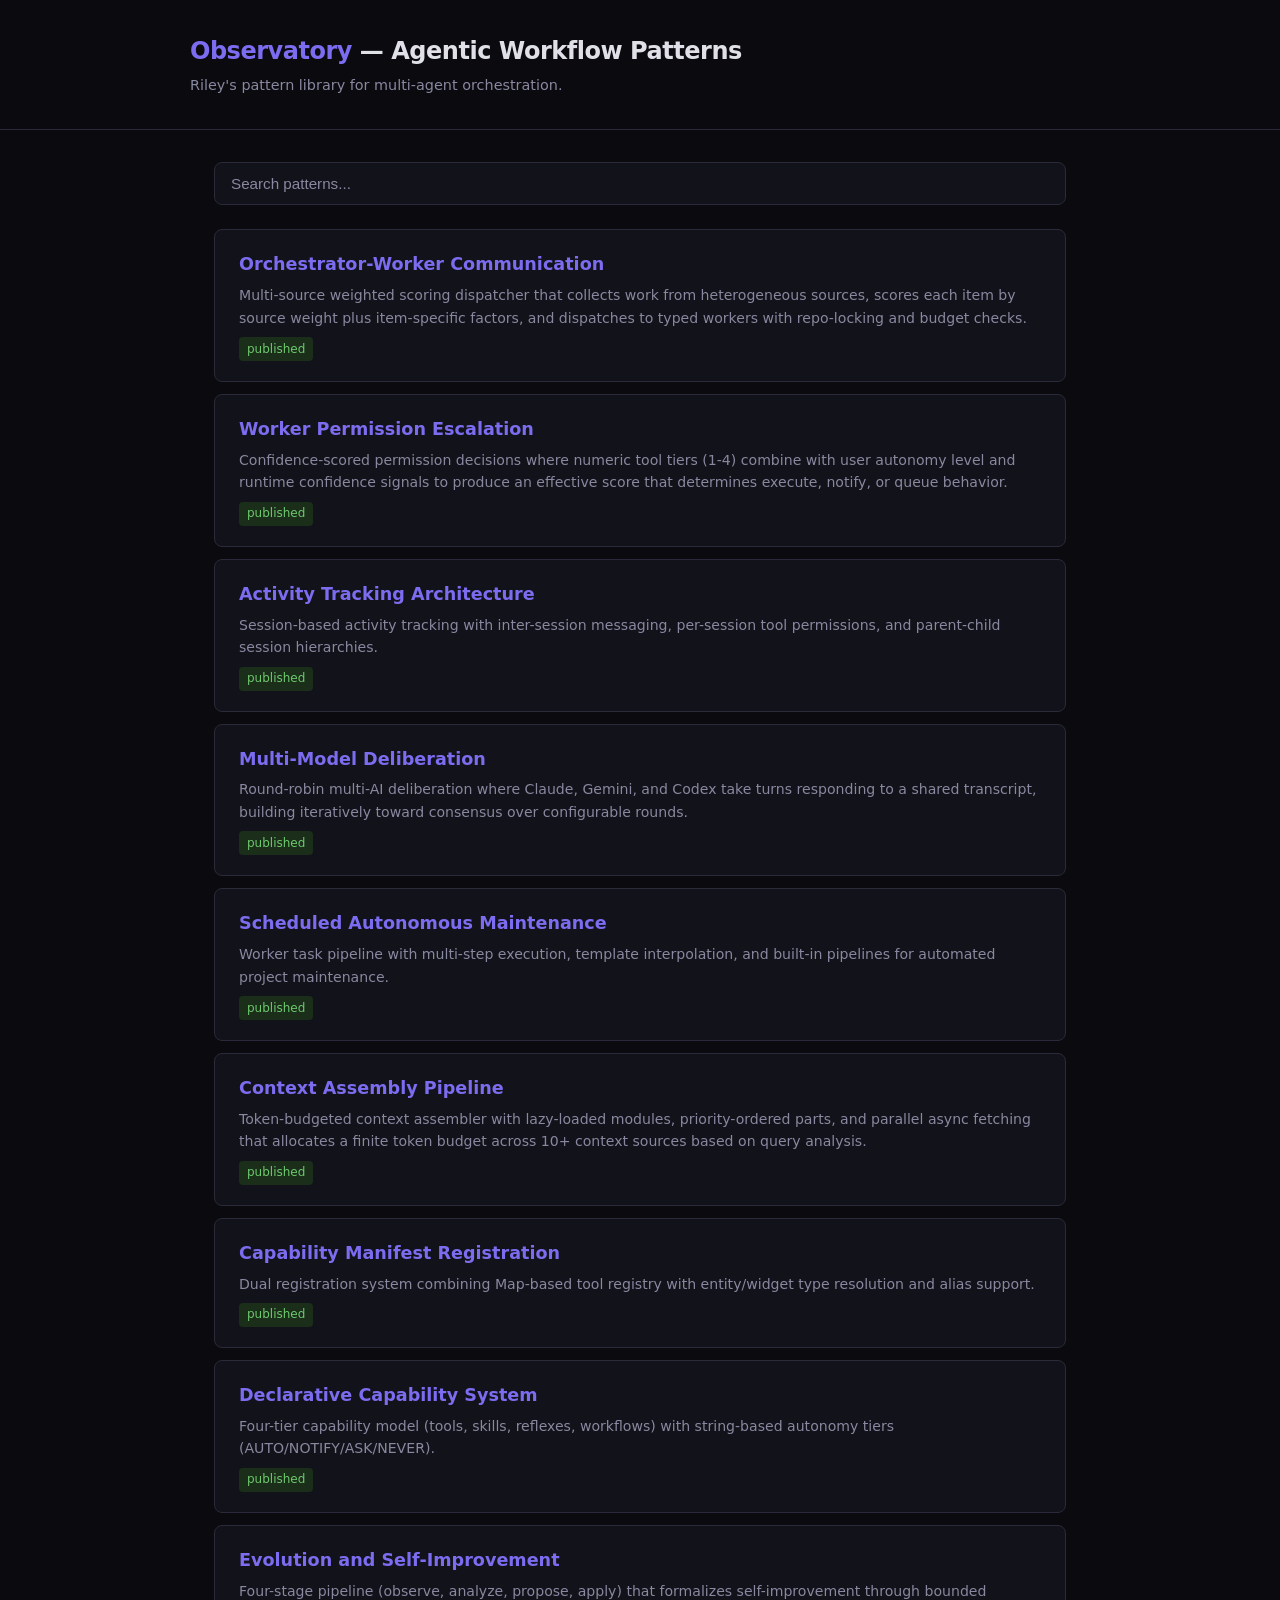
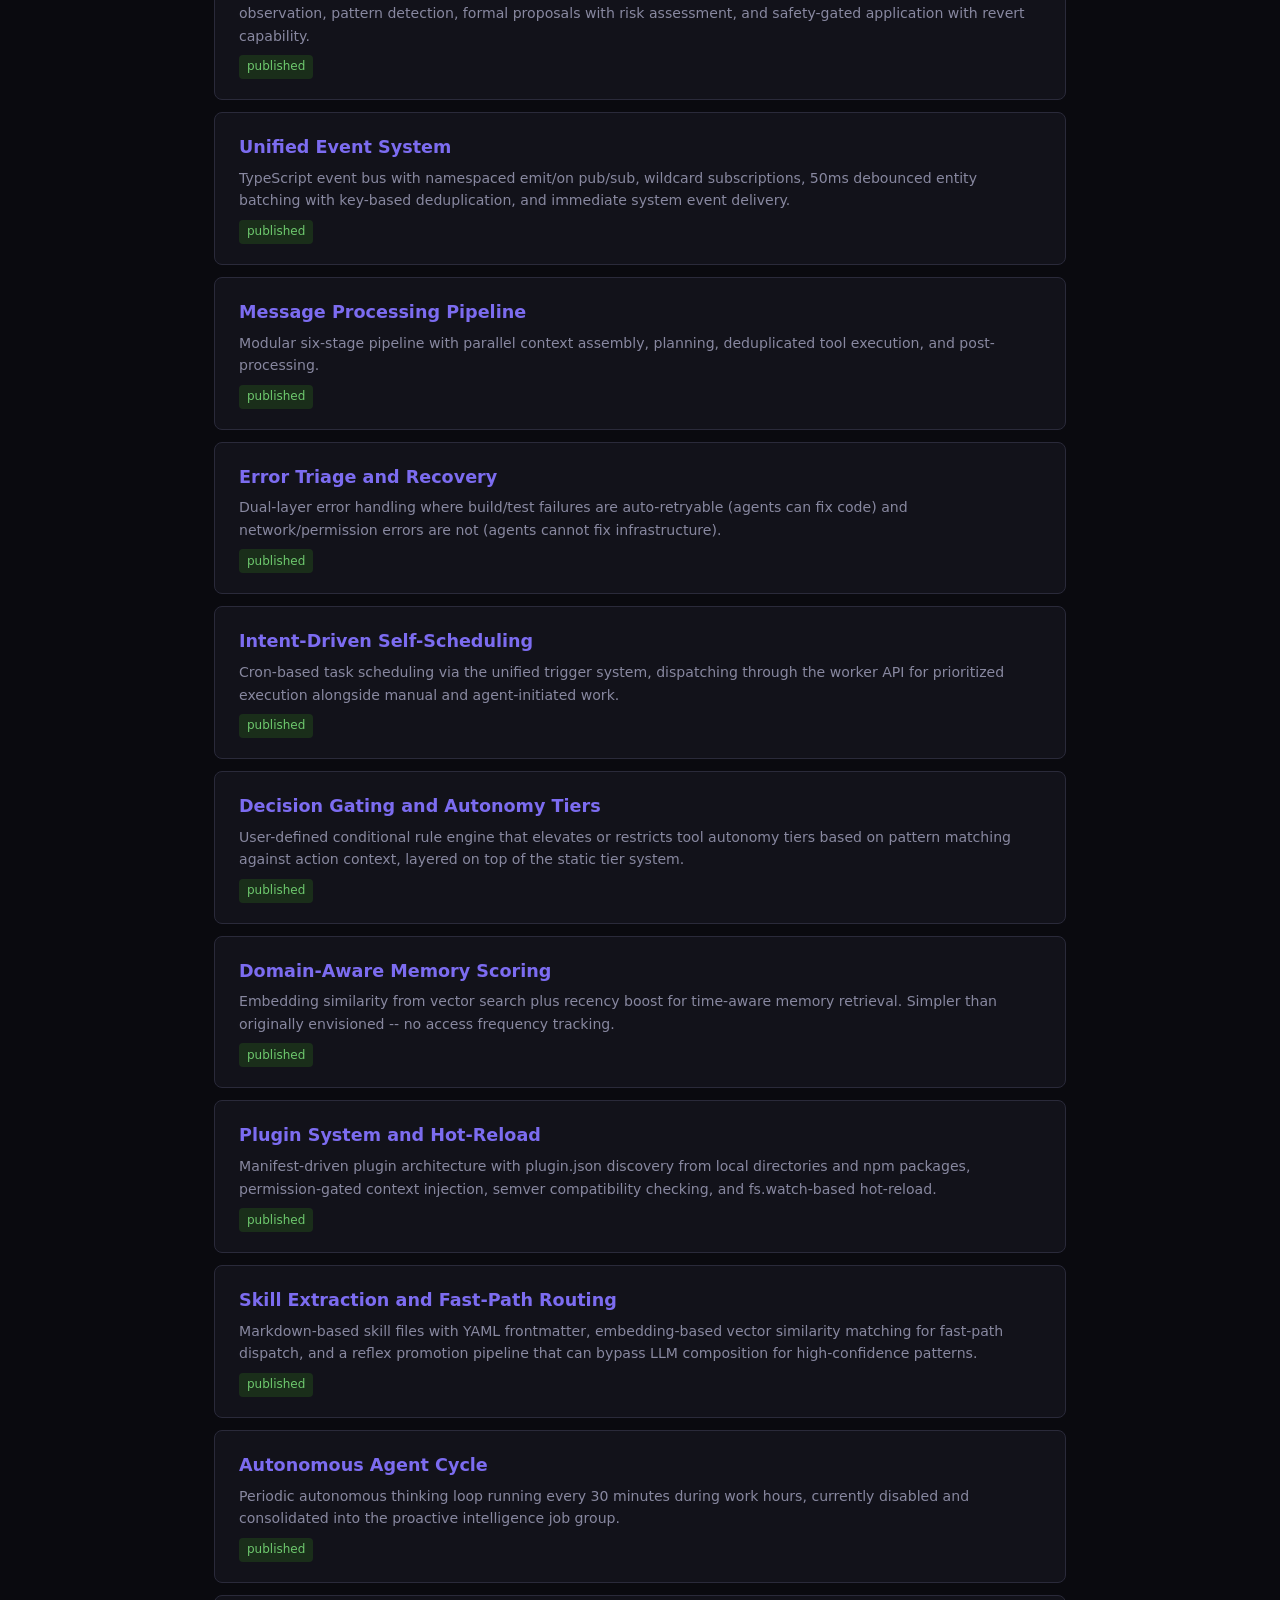
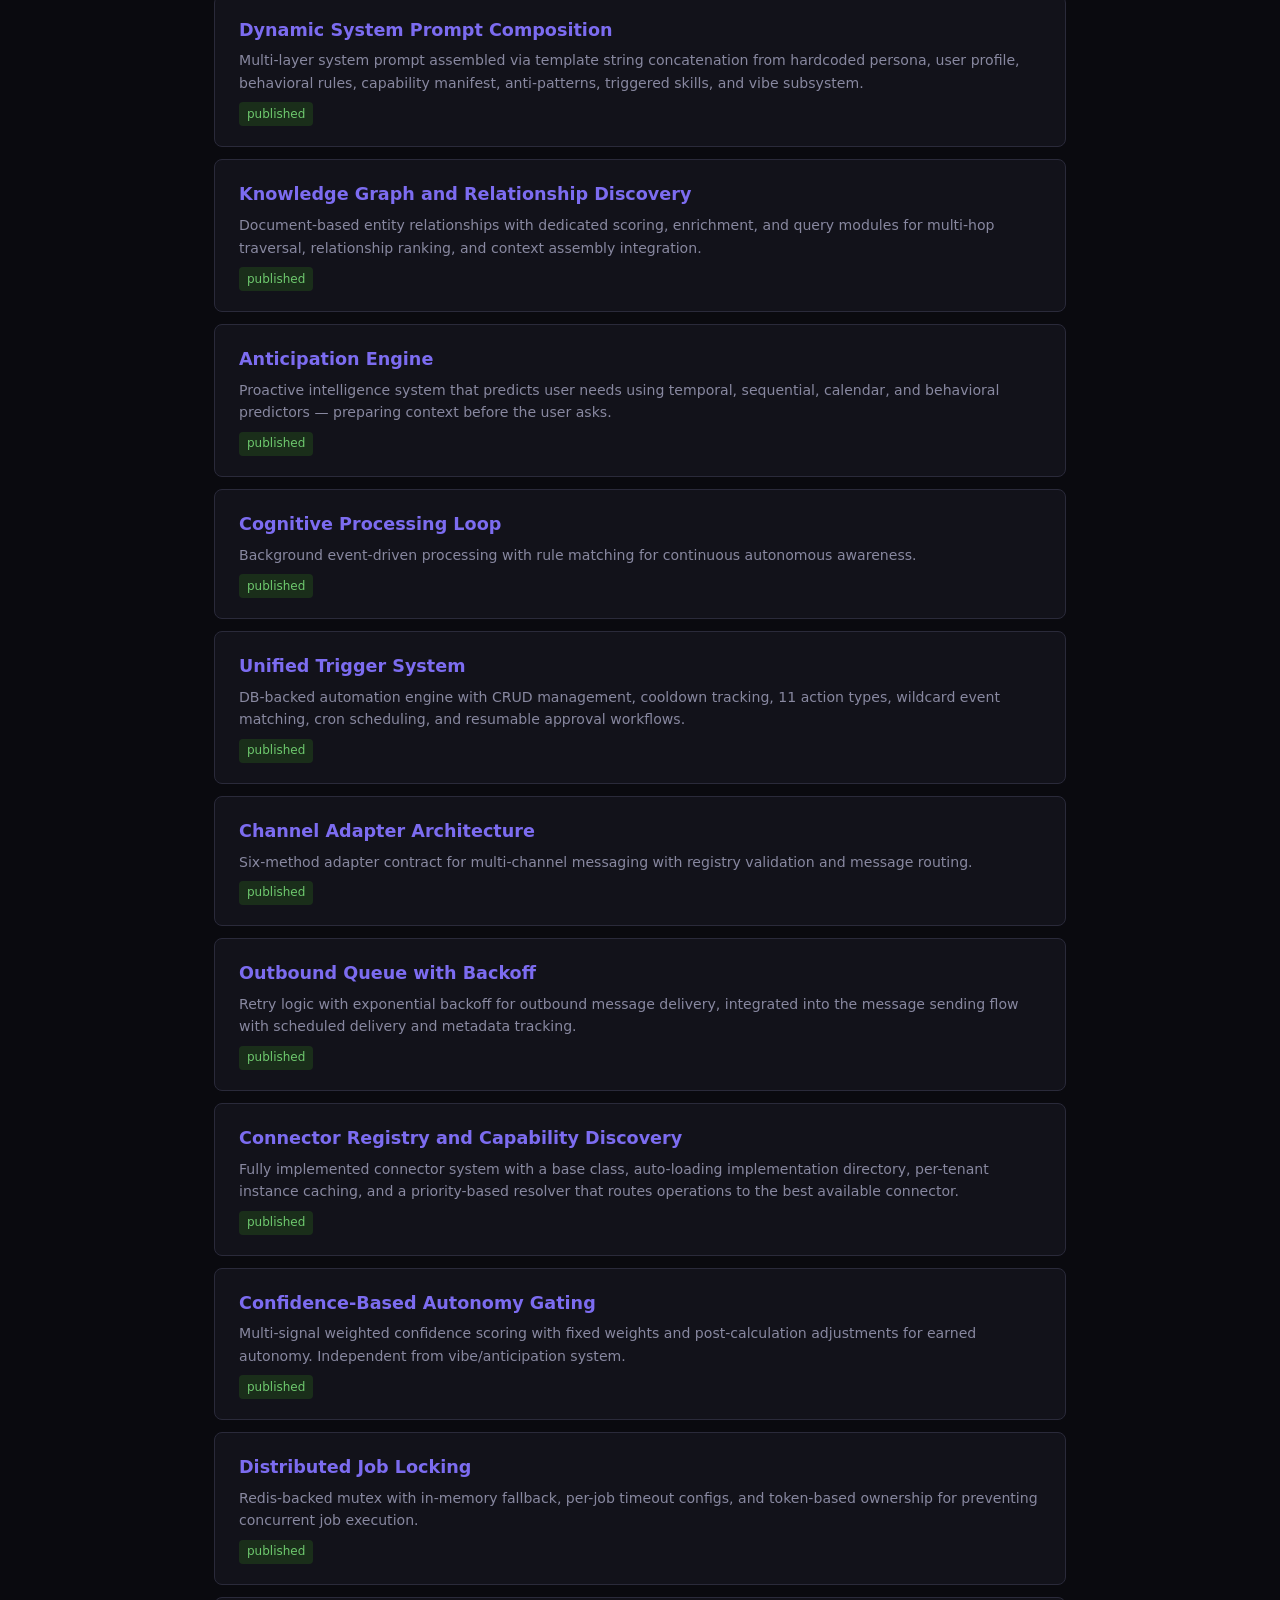
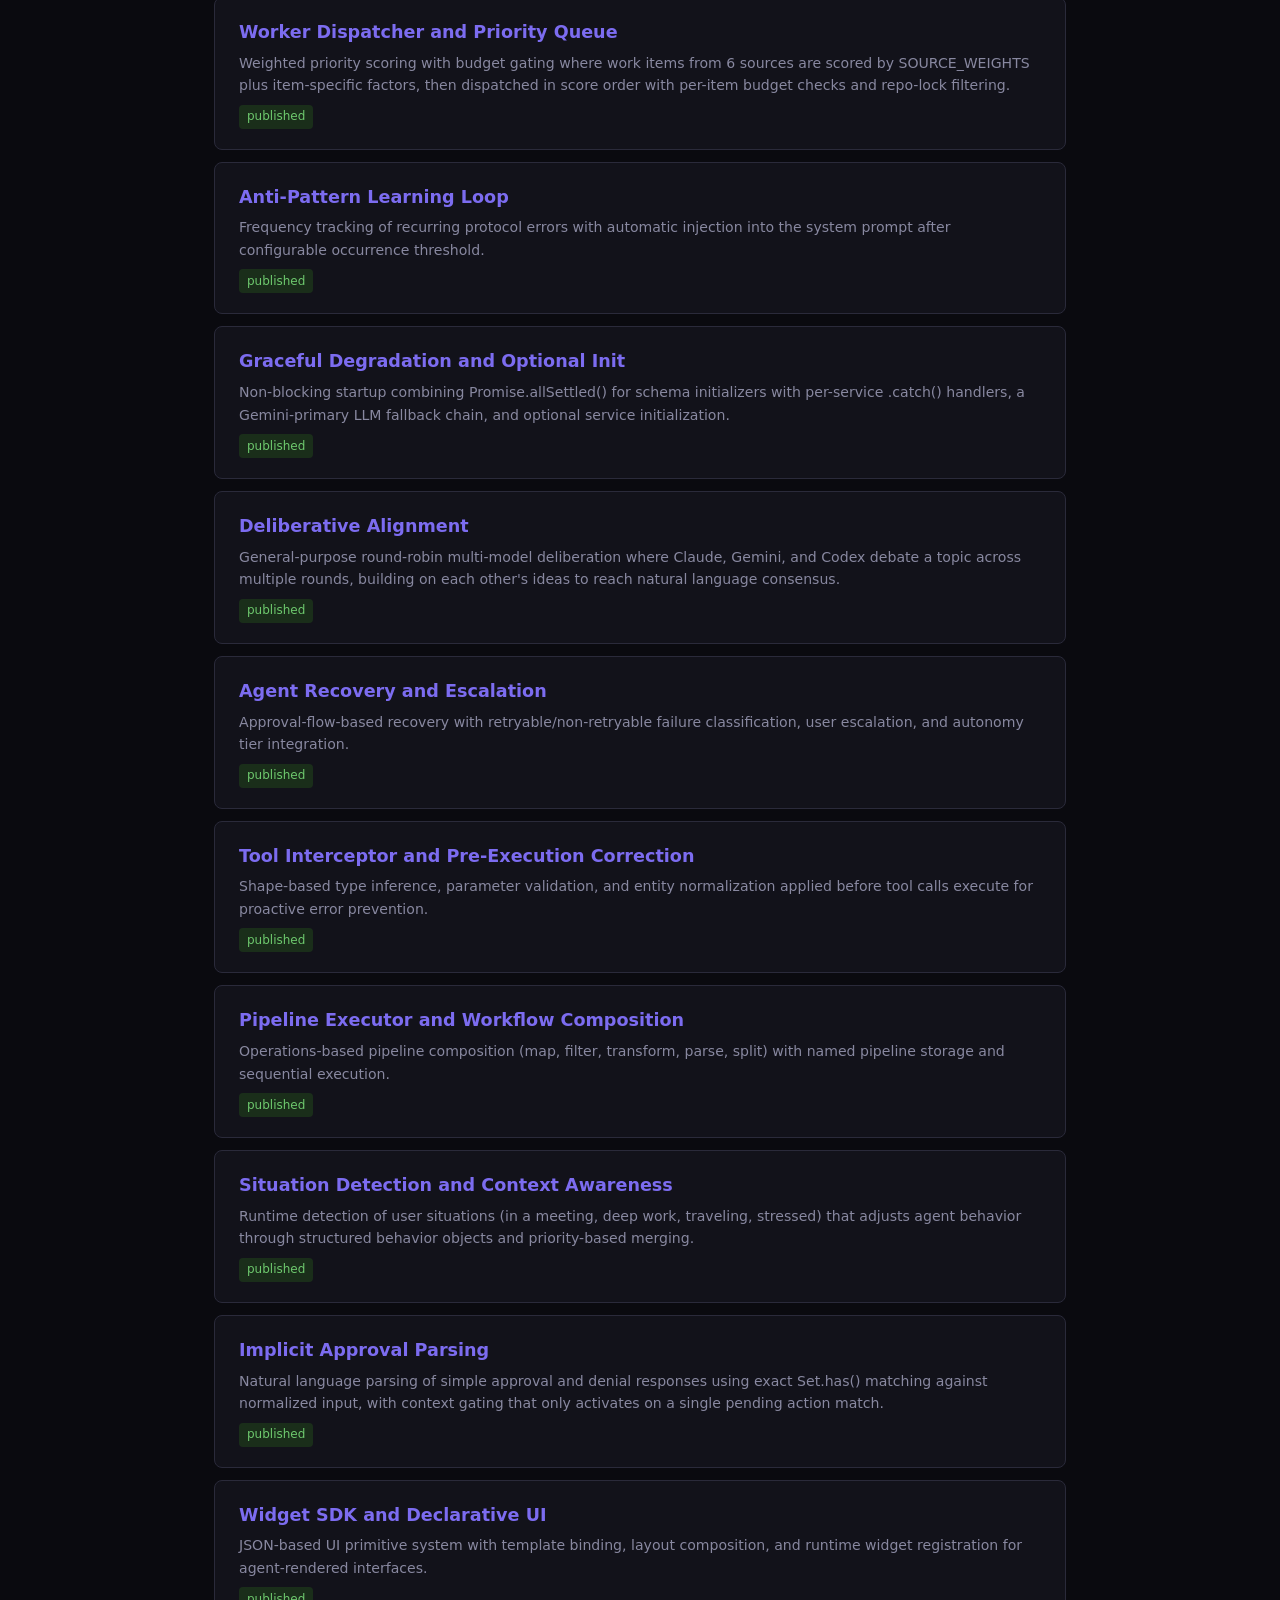
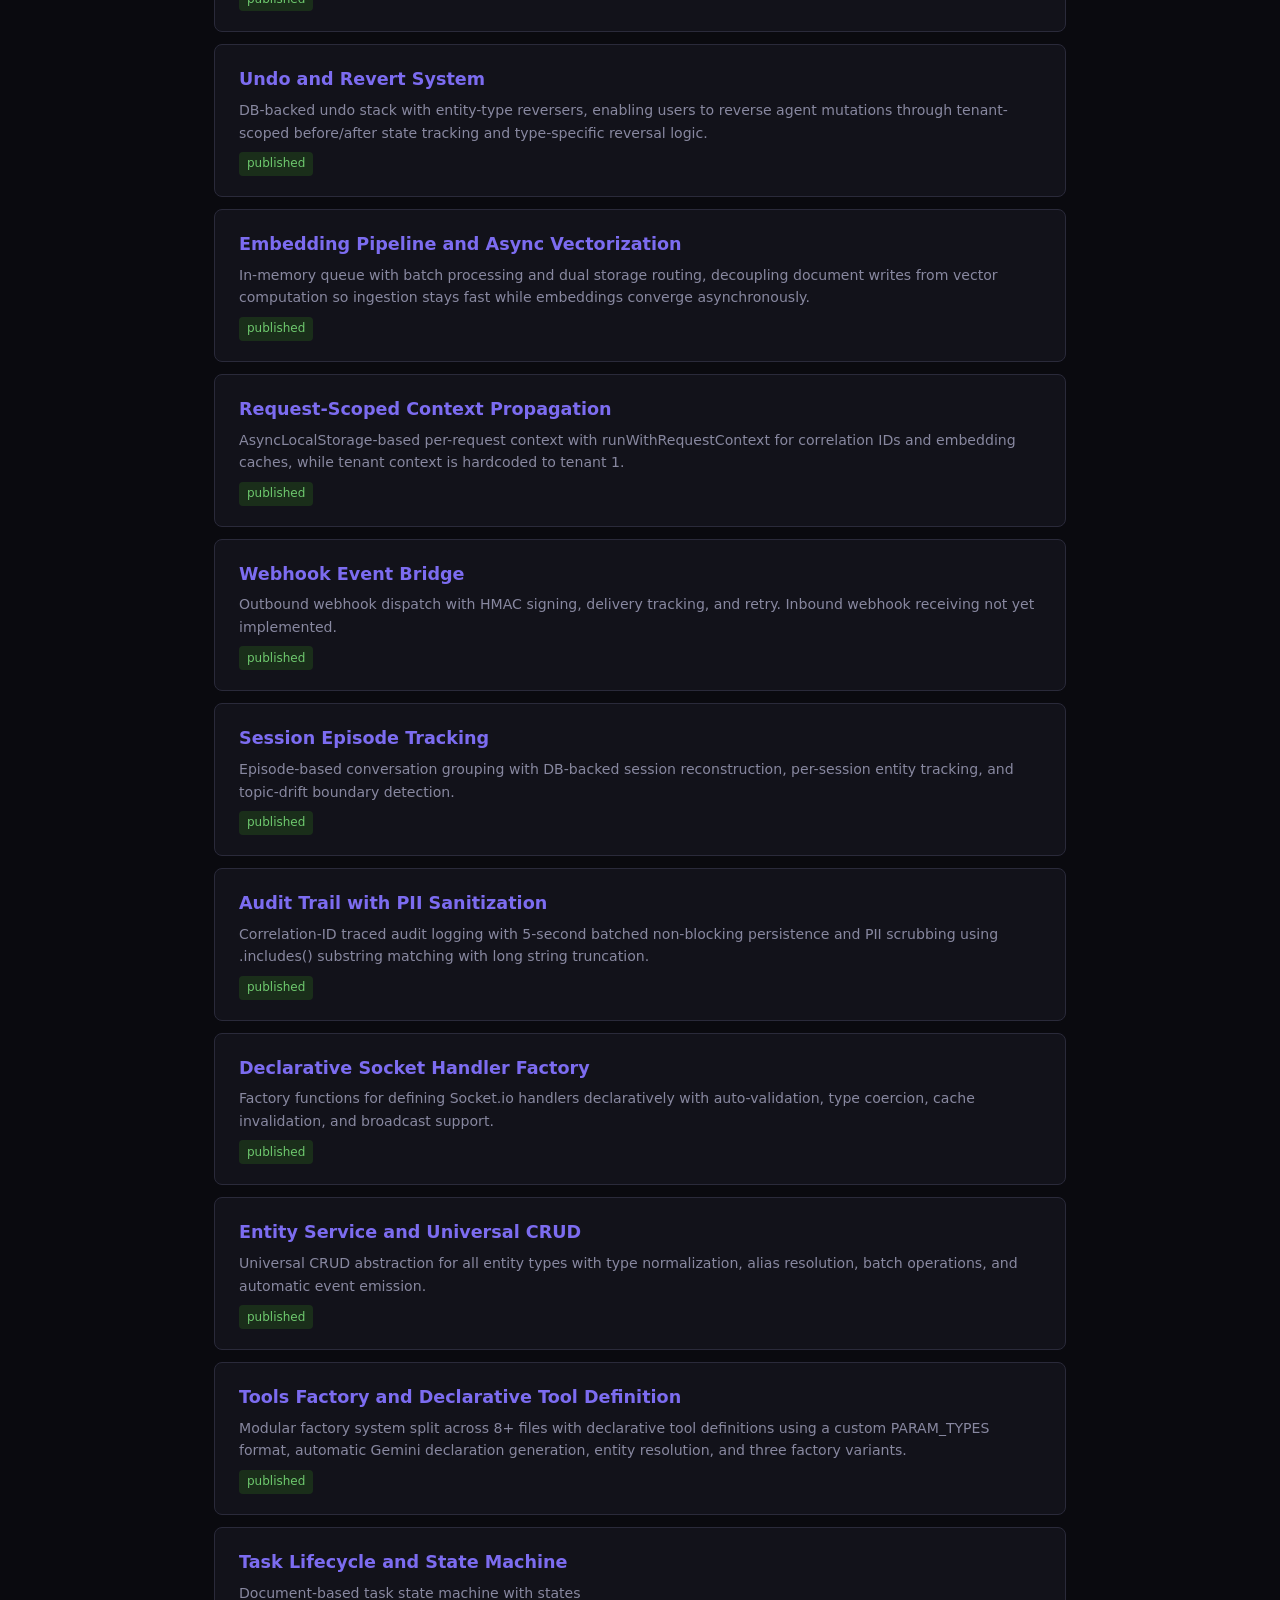
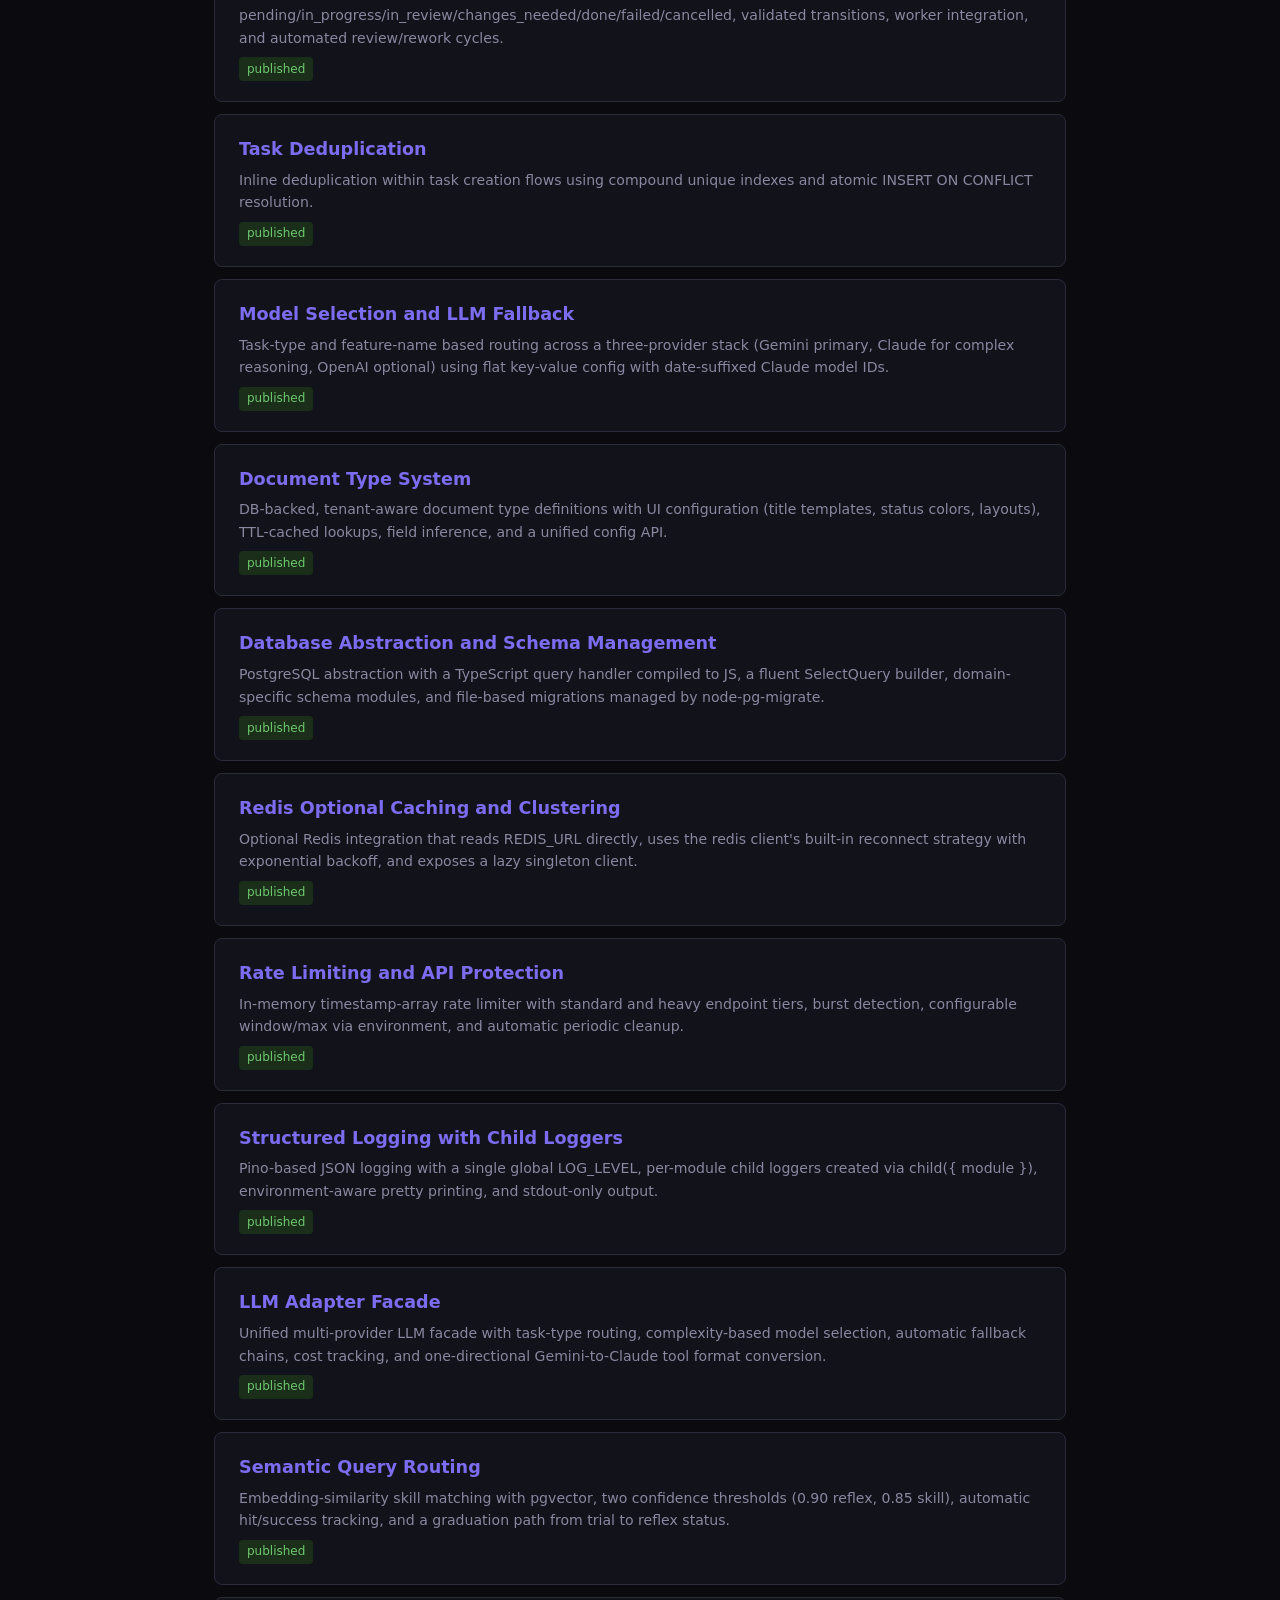
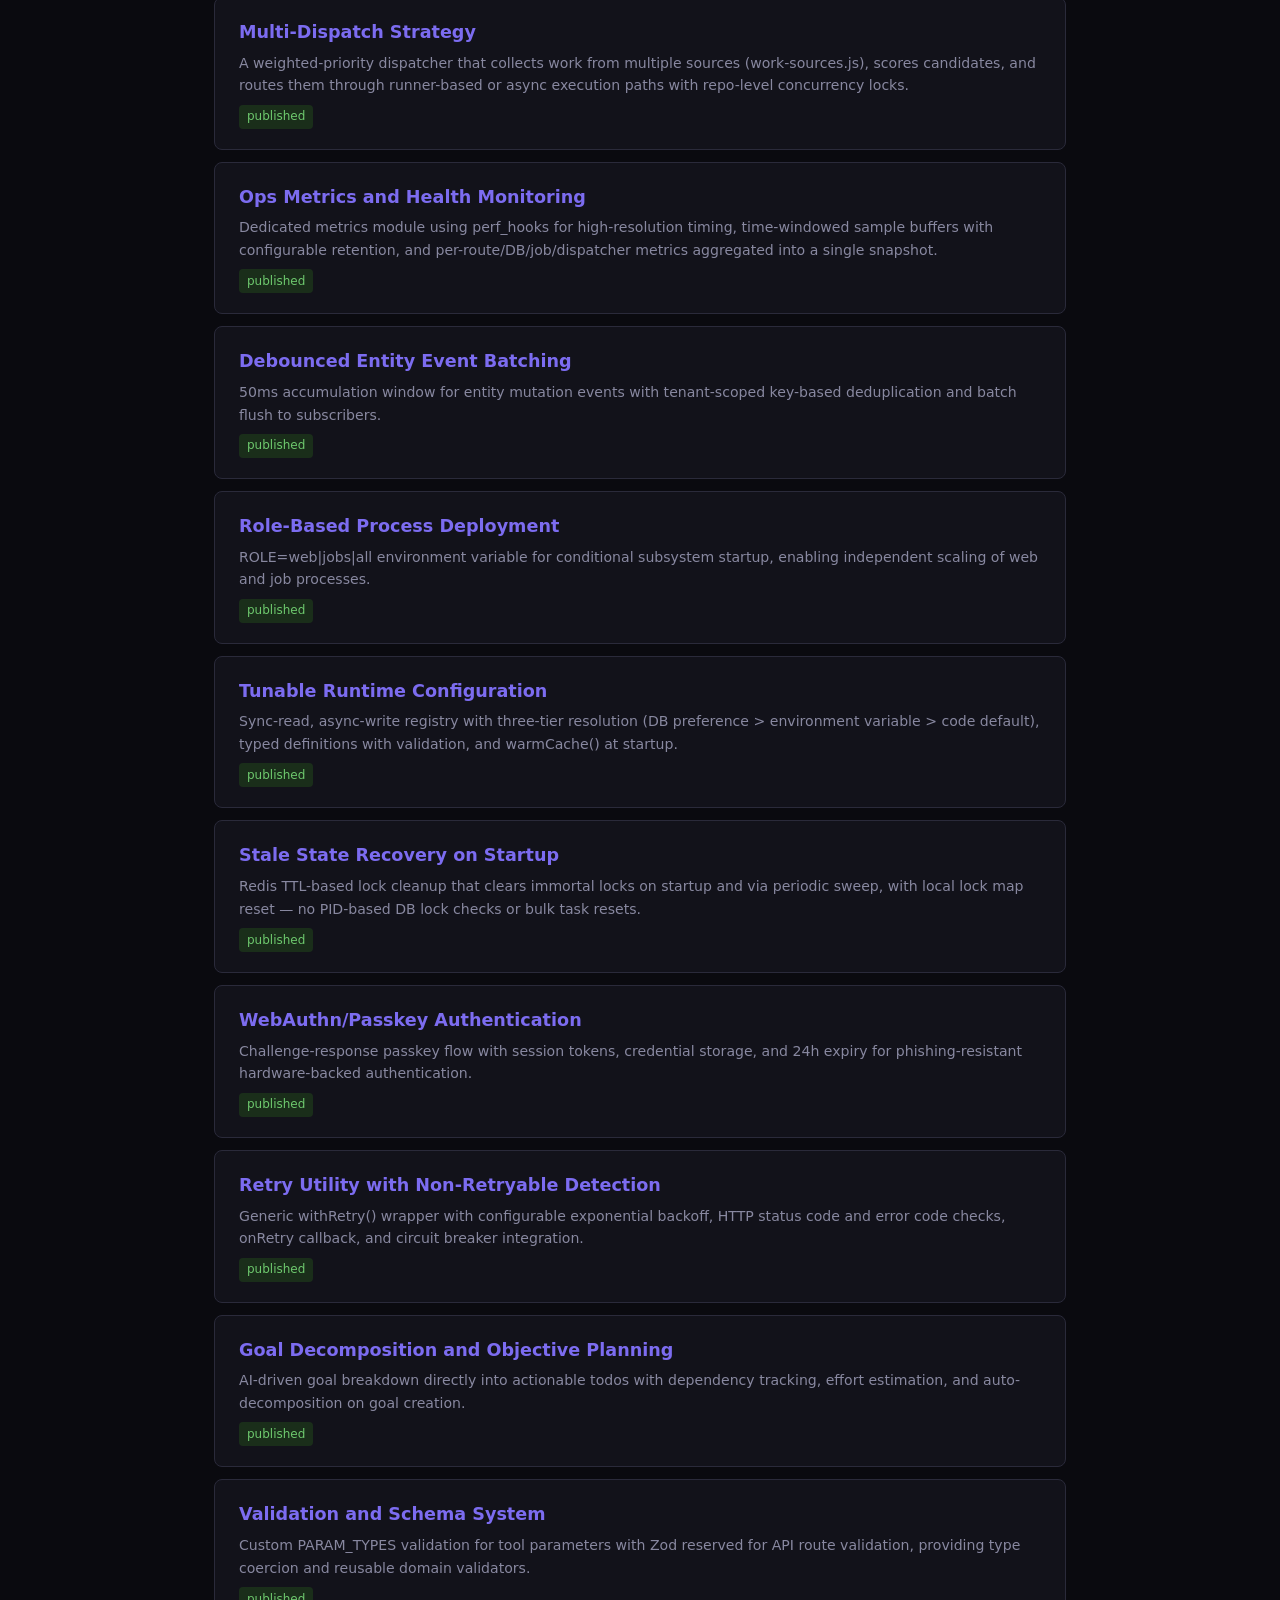
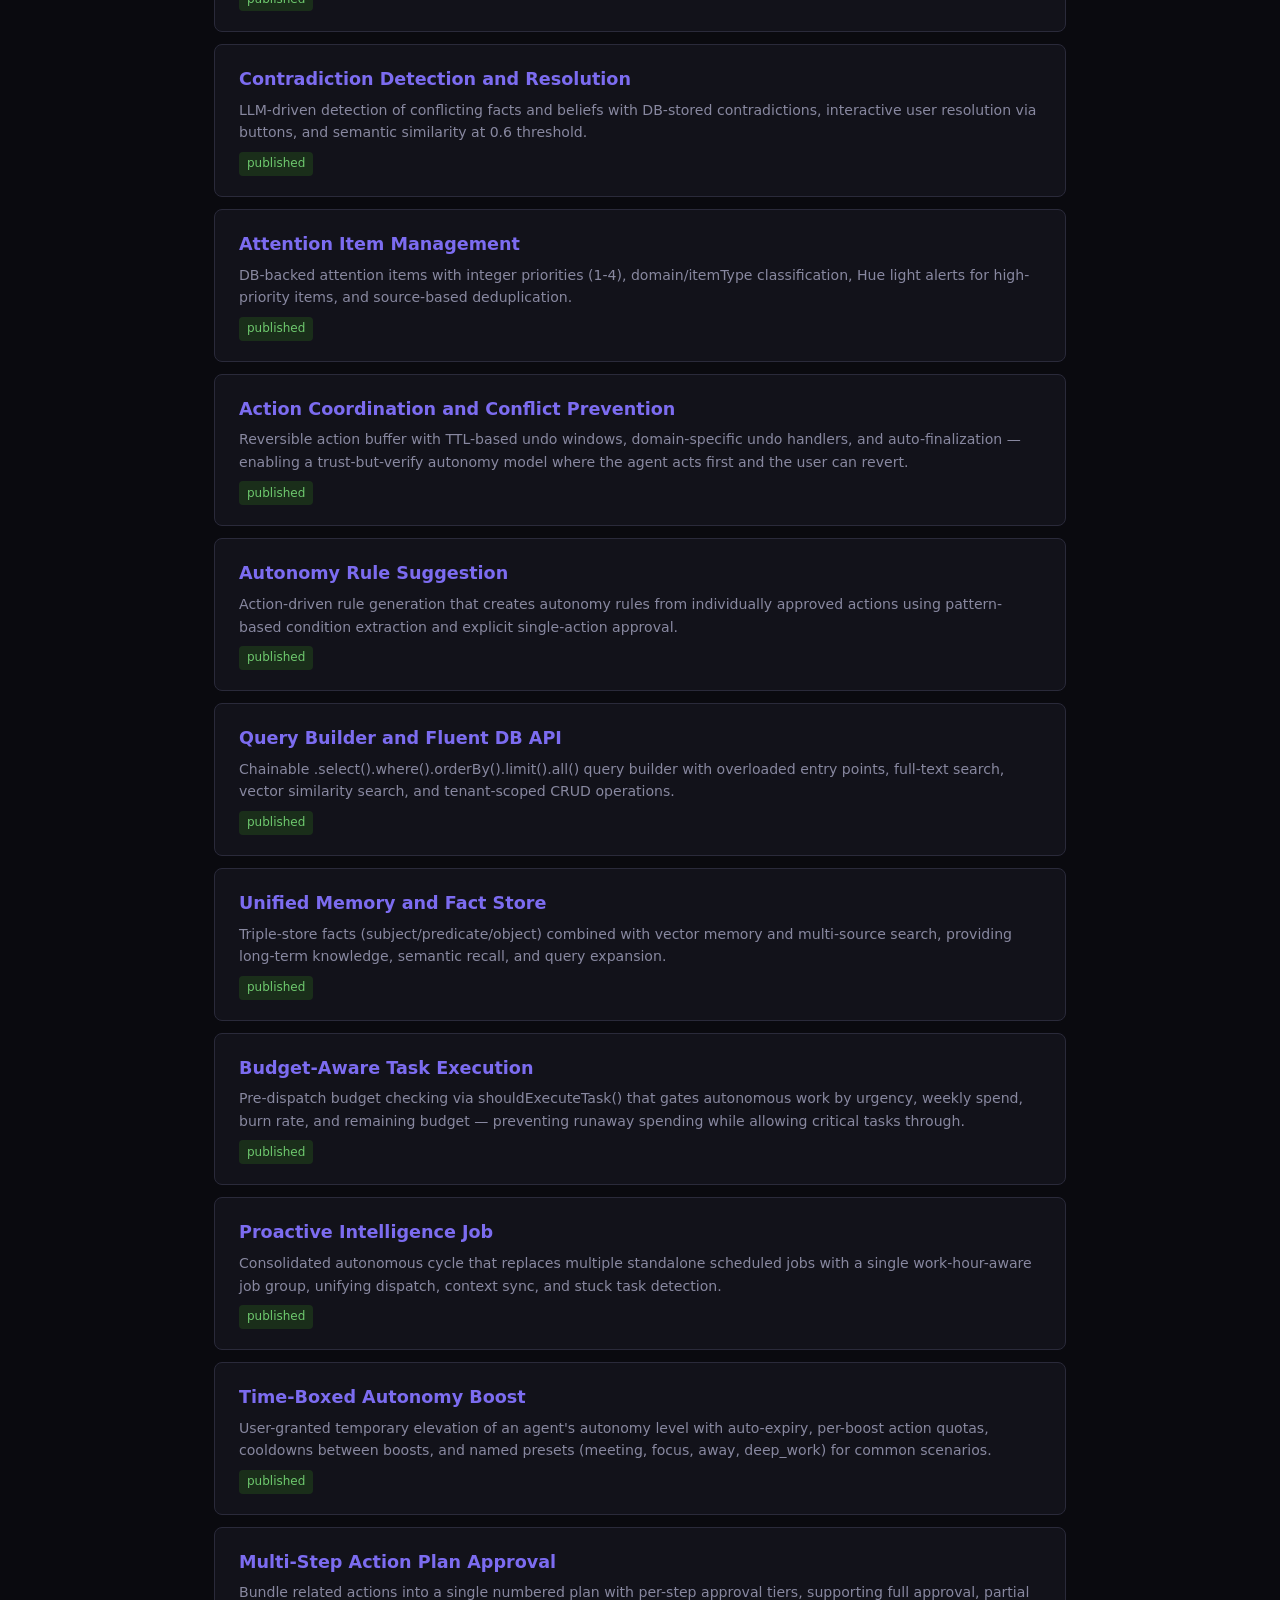
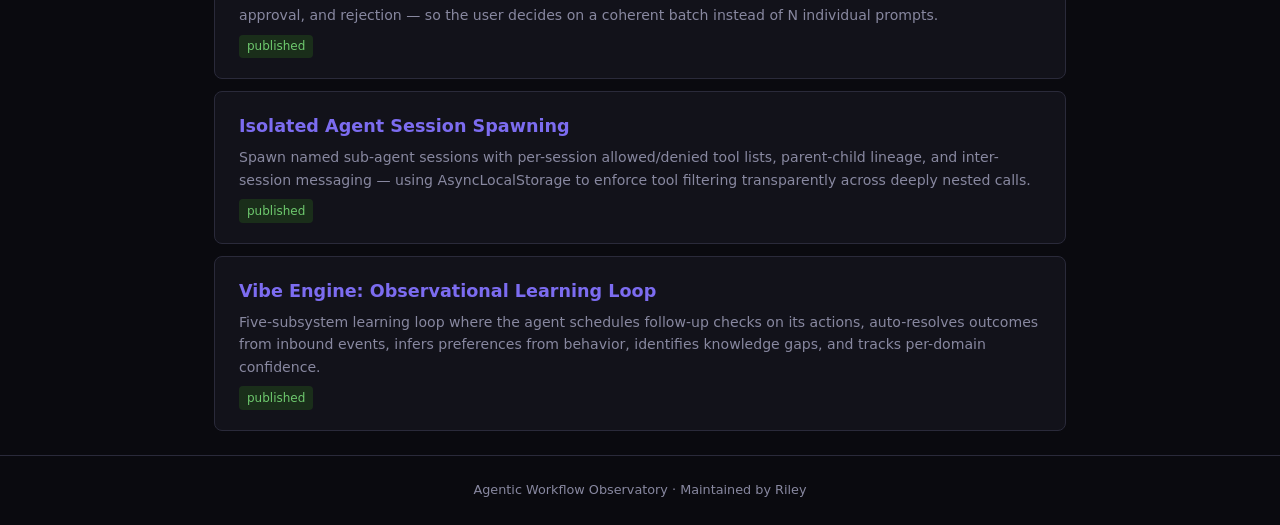
<file: index.html>
<!DOCTYPE html>
<html lang="en">
<head>
  <meta charset="UTF-8">
  <meta name="viewport" content="width=device-width, initial-scale=1.0">
  <title>Agentic Workflow Observatory</title>
  <link rel="stylesheet" href="style.css">
</head>
<body>
  <header class="site-header">
    <div class="inner">
      <h1><span>Observatory</span> &mdash; Agentic Workflow Patterns</h1>
      <p>Riley's pattern library for multi-agent orchestration.</p>
    </div>
  </header>

  <div class="search-bar">
    <label for="search" class="sr-only">Search patterns</label>
    <input type="text" id="search" placeholder="Search patterns..." autocomplete="off" role="searchbox" aria-label="Search patterns">
  </div>

  <div class="pattern-list" id="pattern-list"></div>

  <footer class="site-footer">
    Agentic Workflow Observatory &middot; Maintained by Riley
  </footer>

  <script src="patterns.js"></script>
  <script>
    const list = document.getElementById("pattern-list");
    const searchInput = document.getElementById("search");

    function escapeHtml(str) {
      return str.replace(/&/g, "&amp;").replace(/</g, "&lt;").replace(/>/g, "&gt;").replace(/"/g, "&quot;");
    }

    function renderPatterns() {
      list.innerHTML = "";
      PATTERNS.forEach((p) => {
        const card = document.createElement("a");
        card.className = "pattern-card";
        card.href = `pattern.html?p=${encodeURIComponent(p.slug)}`;
        card.dataset.search = `${p.title} ${p.summary}`.toLowerCase();
        card.innerHTML = `
          <h2>${escapeHtml(p.title)}</h2>
          <p>${escapeHtml(p.summary)}</p>
          <span class="status ${escapeHtml(p.status)}">${escapeHtml(p.status)}</span>
        `;
        list.appendChild(card);
      });
    }

    searchInput.addEventListener("input", () => {
      const q = searchInput.value.toLowerCase().trim();
      list.querySelectorAll(".pattern-card").forEach((card) => {
        card.classList.toggle("hidden", q && !card.dataset.search.includes(q));
      });
    });

    renderPatterns();
  </script>
</body>
</html>
</file>
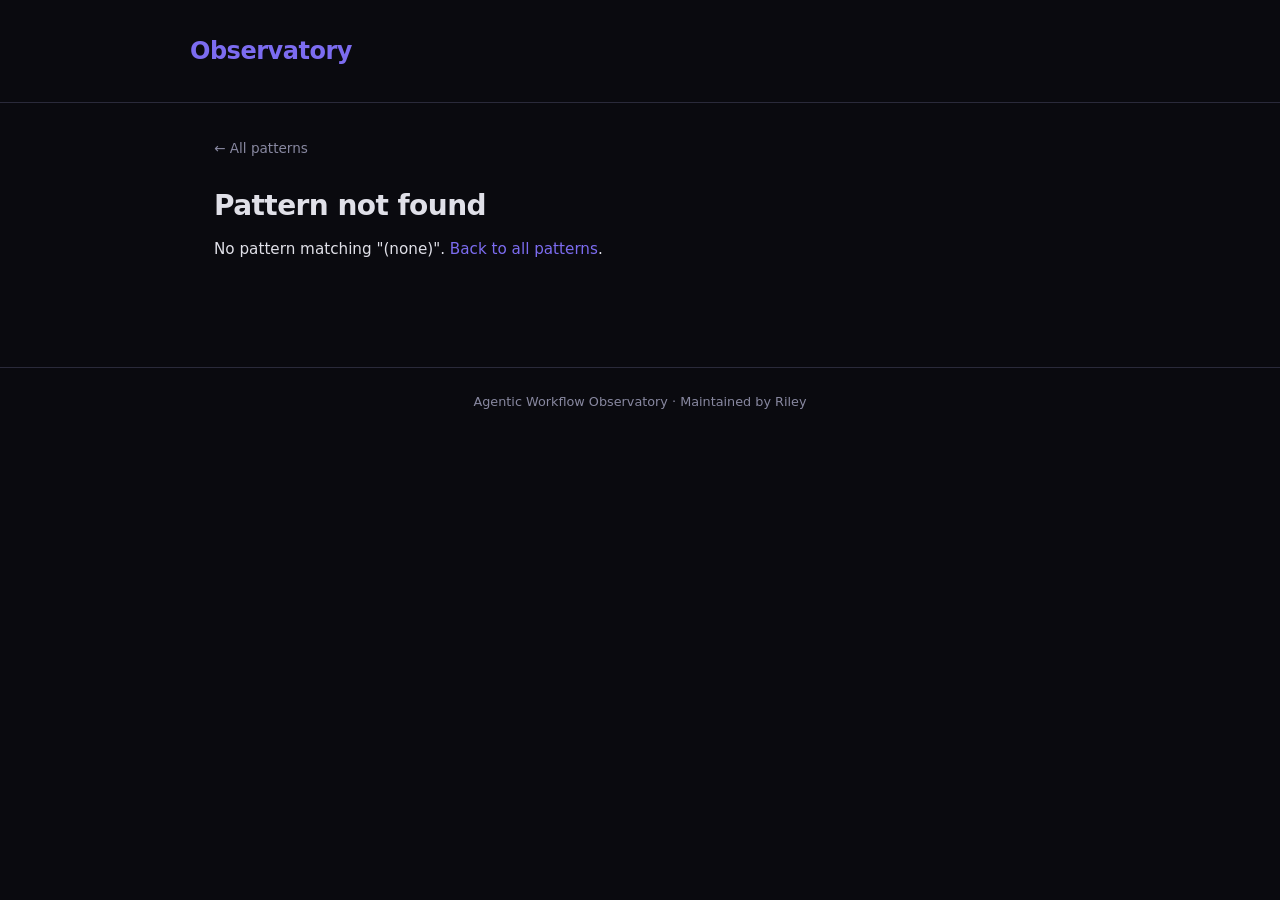
<file: pattern.html>
<!DOCTYPE html>
<html lang="en">
<head>
  <meta charset="UTF-8">
  <meta name="viewport" content="width=device-width, initial-scale=1.0">
  <title>Pattern — Observatory</title>
  <link rel="stylesheet" href="style.css">
</head>
<body>
  <header class="site-header">
    <div class="inner">
      <h1><a href="index.html" style="color: inherit; text-decoration: none;"><span>Observatory</span></a></h1>
    </div>
  </header>

  <div class="pattern-content" id="content">
    <a href="index.html" class="back">&larr; All patterns</a>
    <div class="loading">Loading pattern...</div>
  </div>

  <footer class="site-footer">
    Agentic Workflow Observatory &middot; Maintained by Riley
  </footer>

  <script src="patterns.js"></script>
  <script>
    const content = document.getElementById("content");
    const params = new URLSearchParams(window.location.search);
    const slug = params.get("p");

    // Validate slug contains only safe characters
    const safeSlug = slug && /^[a-z0-9-]+$/.test(slug) ? slug : null;
    const meta = safeSlug ? PATTERNS.find((p) => p.slug === safeSlug) : null;

    if (!safeSlug || !meta) {
      const safe = document.createElement("span");
      safe.textContent = slug || "(none)";
      content.innerHTML = `
        <a href="index.html" class="back">&larr; All patterns</a>
        <h1>Pattern not found</h1>
        <p>No pattern matching "${escapeHtml(safe.textContent)}". <a href="index.html">Back to all patterns</a>.</p>
      `;
    } else {
      document.title = `${meta.title} — Observatory`;
      fetch(`patterns/${safeSlug}.md`)
        .then((r) => {
          if (!r.ok) throw new Error("Not found");
          return r.text();
        })
        .then((md) => {
          content.innerHTML = `
            <a href="index.html" class="back">&larr; All patterns</a>
            ${renderMarkdown(md)}
          `;
        })
        .catch(() => {
          content.innerHTML = `
            <a href="index.html" class="back">&larr; All patterns</a>
            <h1>${escapeHtml(meta.title)}</h1>
            <p class="summary">${escapeHtml(meta.summary)}</p>
            <p>Pattern content not yet available.</p>
          `;
        });
    }

    /**
     * Minimal markdown renderer — no dependencies.
     * Handles: h1, h2, h3, blockquote, ul, code blocks, inline code, links, paragraphs.
     */
    function renderMarkdown(md) {
      const lines = md.split("\n");
      let html = "";
      let inCode = false;
      let buf = "";
      // Stack of open list tags: [{tag: "ul"|"ol", indent: number}]
      let listStack = [];

      function closeListsTo(indent) {
        while (listStack.length && listStack[listStack.length - 1].indent >= indent) {
          html += `</${listStack.pop().tag}>`;
        }
      }

      function closeAllLists() {
        while (listStack.length) {
          html += `</${listStack.pop().tag}>`;
        }
      }

      function parseListItem(line) {
        const ulMatch = line.match(/^(\s*)- (.*)$/);
        if (ulMatch) return { indent: ulMatch[1].length, tag: "ul", text: ulMatch[2] };
        const olMatch = line.match(/^(\s*)\d+\. (.*)$/);
        if (olMatch) return { indent: olMatch[1].length, tag: "ol", text: olMatch[2] };
        return null;
      }

      for (let i = 0; i < lines.length; i++) {
        const line = lines[i];

        // Fenced code blocks
        if (line.startsWith("```")) {
          if (inCode) {
            html += escapeHtml(buf) + "</code></pre>";
            buf = "";
            inCode = false;
          } else {
            closeAllLists();
            inCode = true;
            html += "<pre><code>";
          }
          continue;
        }
        if (inCode) {
          buf += (buf ? "\n" : "") + line;
          continue;
        }

        const listItem = parseListItem(line);

        // Close lists if non-list line
        if (!listItem && listStack.length) {
          closeAllLists();
        }

        // Headings
        if (line.startsWith("# ")) {
          html += `<h1>${inline(line.slice(2))}</h1>`;
        } else if (line.startsWith("## ")) {
          html += `<h2>${inline(line.slice(3))}</h2>`;
        } else if (line.startsWith("### ")) {
          html += `<h3>${inline(line.slice(4))}</h3>`;
        }
        // Blockquote
        else if (line.startsWith("> ")) {
          html += `<p class="summary">${inline(line.slice(2))}</p>`;
        }
        // List item (unordered or ordered, with nesting)
        else if (listItem) {
          const { indent, tag, text } = listItem;
          if (!listStack.length) {
            html += `<${tag}>`;
            listStack.push({ tag, indent });
          } else {
            const top = listStack[listStack.length - 1];
            if (indent > top.indent) {
              html += `<${tag}>`;
              listStack.push({ tag, indent });
            } else if (indent < top.indent) {
              closeListsTo(indent + 1);
              // If tag type changed at same level, close and reopen
              if (listStack.length && listStack[listStack.length - 1].tag !== tag) {
                html += `</${listStack.pop().tag}><${tag}>`;
                listStack.push({ tag, indent });
              }
            } else if (top.tag !== tag) {
              html += `</${listStack.pop().tag}><${tag}>`;
              listStack.push({ tag, indent });
            }
          }
          html += `<li>${inline(text)}</li>`;
        }
        // HTML comment (skip)
        else if (line.trim().startsWith("<!--")) {
          continue;
        }
        // Blank line
        else if (line.trim() === "") {
          continue;
        }
        // Paragraph
        else {
          html += `<p>${inline(line)}</p>`;
        }
      }

      closeAllLists();
      return html;
    }

    function inline(text) {
      // Escape HTML first, then apply markdown formatting
      text = escapeHtml(text);
      return text
        // inline code
        .replace(/`([^`]+)`/g, "<code>$1</code>")
        // bold
        .replace(/\*\*([^*]+)\*\*/g, "<strong>$1</strong>")
        // italic
        .replace(/\*([^*]+)\*/g, "<em>$1</em>")
        // links — rewrite .md hrefs to pattern.html?p=slug
        .replace(/\[([^\]]+)\]\(\.\/([^)]+)\.md\)/g, (_, label, file) => {
          return `<a href="pattern.html?p=${encodeURIComponent(file)}">${label}</a>`;
        })
        // external links (only allow http/https)
        .replace(/\[([^\]]+)\]\((https?:\/\/[^)]+)\)/g, '<a href="$2" rel="noopener noreferrer" target="_blank">$1</a>');
    }

    function escapeHtml(str) {
      return str.replace(/&/g, "&amp;").replace(/</g, "&lt;").replace(/>/g, "&gt;").replace(/"/g, "&quot;");
    }
  </script>
</body>
</html>
</file>
<file: style.css>
:root {
  --bg: #0a0a0f;
  --surface: #12121a;
  --surface-hover: #1a1a26;
  --border: #2a2a3a;
  --text: #e0e0e8;
  --text-muted: #8888a0;
  --accent: #7c6cf0;
  --accent-dim: #5a4ec0;
  --tag-bg: #1e1e30;
  --code-bg: #0e0e16;
  --max-width: 900px;
}

* {
  margin: 0;
  padding: 0;
  box-sizing: border-box;
}

body {
  font-family: "Inter", -apple-system, BlinkMacSystemFont, system-ui, sans-serif;
  background: var(--bg);
  color: var(--text);
  line-height: 1.6;
  min-height: 100vh;
}

a {
  color: var(--accent);
  text-decoration: none;
}

a:hover {
  text-decoration: underline;
}

/* Header */
.site-header {
  border-bottom: 1px solid var(--border);
  padding: 2rem 1.5rem;
}

.site-header .inner {
  max-width: var(--max-width);
  margin: 0 auto;
}

.site-header h1 {
  font-size: 1.5rem;
  font-weight: 600;
  letter-spacing: -0.02em;
}

.site-header h1 span {
  color: var(--accent);
}

.site-header p {
  color: var(--text-muted);
  font-size: 0.9rem;
  margin-top: 0.25rem;
}

/* Search */
.search-bar {
  max-width: var(--max-width);
  margin: 2rem auto 0;
  padding: 0 1.5rem;
}

.search-bar input {
  width: 100%;
  padding: 0.75rem 1rem;
  background: var(--surface);
  border: 1px solid var(--border);
  border-radius: 8px;
  color: var(--text);
  font-size: 0.95rem;
  outline: none;
  transition: border-color 0.2s;
}

.search-bar input::placeholder {
  color: var(--text-muted);
}

.search-bar input:focus {
  border-color: var(--accent-dim);
}

/* Pattern List */
.pattern-list {
  max-width: var(--max-width);
  margin: 1.5rem auto;
  padding: 0 1.5rem;
  display: flex;
  flex-direction: column;
  gap: 0.75rem;
}

.pattern-card {
  background: var(--surface);
  border: 1px solid var(--border);
  border-radius: 8px;
  padding: 1.25rem 1.5rem;
  transition: background 0.15s, border-color 0.15s;
  display: block;
}

.pattern-card:hover {
  background: var(--surface-hover);
  border-color: var(--accent-dim);
  text-decoration: none;
}

.pattern-card h2 {
  font-size: 1.1rem;
  font-weight: 600;
  margin-bottom: 0.35rem;
}

.pattern-card p {
  color: var(--text-muted);
  font-size: 0.88rem;
}

.pattern-card .status {
  display: inline-block;
  font-size: 0.75rem;
  padding: 0.15rem 0.5rem;
  border-radius: 4px;
  background: var(--tag-bg);
  color: var(--text-muted);
  margin-top: 0.5rem;
}

.pattern-card .status.published {
  background: #1a2e1a;
  color: #6ec96e;
}

.pattern-card .status.draft {
  background: #2e2a1a;
  color: #c9b86e;
}

/* Pattern Page */
.pattern-content {
  max-width: var(--max-width);
  margin: 2rem auto;
  padding: 0 1.5rem 4rem;
}

.pattern-content .back {
  display: inline-block;
  color: var(--text-muted);
  font-size: 0.85rem;
  margin-bottom: 1.5rem;
}

.pattern-content .back:hover {
  color: var(--accent);
}

.pattern-content h1 {
  font-size: 1.75rem;
  font-weight: 700;
  letter-spacing: -0.02em;
  margin-bottom: 0.5rem;
}

.pattern-content .summary {
  color: var(--text-muted);
  font-size: 1rem;
  margin-bottom: 2rem;
  padding-bottom: 1.5rem;
  border-bottom: 1px solid var(--border);
}

.pattern-content h2 {
  font-size: 1.2rem;
  font-weight: 600;
  margin-top: 2rem;
  margin-bottom: 0.75rem;
  color: var(--accent);
}

.pattern-content p,
.pattern-content li {
  font-size: 0.95rem;
  line-height: 1.7;
  margin-bottom: 0.5rem;
}

.pattern-content ul,
.pattern-content ol {
  padding-left: 1.5rem;
  margin-bottom: 1rem;
}

.pattern-content pre {
  background: var(--code-bg);
  border: 1px solid var(--border);
  border-radius: 6px;
  padding: 1rem 1.25rem;
  overflow-x: auto;
  margin: 1rem 0;
}

.pattern-content code {
  font-family: "JetBrains Mono", "Fira Code", monospace;
  font-size: 0.85rem;
}

.pattern-content p code {
  background: var(--code-bg);
  padding: 0.15rem 0.4rem;
  border-radius: 3px;
}

/* Related patterns */
.related-patterns {
  margin-top: 2.5rem;
  padding-top: 1.5rem;
  border-top: 1px solid var(--border);
}

.related-patterns h2 {
  margin-top: 0;
}

/* Footer */
.site-footer {
  border-top: 1px solid var(--border);
  padding: 1.5rem;
  text-align: center;
  color: var(--text-muted);
  font-size: 0.8rem;
}

/* Loading / Error */
.loading {
  text-align: center;
  color: var(--text-muted);
  padding: 4rem 0;
}

/* Screen reader only */
.sr-only {
  position: absolute;
  width: 1px;
  height: 1px;
  padding: 0;
  margin: -1px;
  overflow: hidden;
  clip: rect(0, 0, 0, 0);
  border: 0;
}

/* Hidden for search */
.hidden {
  display: none;
}

@media (max-width: 600px) {
  .site-header {
    padding: 1.5rem 1rem;
  }
  .search-bar,
  .pattern-list,
  .pattern-content {
    padding-left: 1rem;
    padding-right: 1rem;
  }
}
</file>
